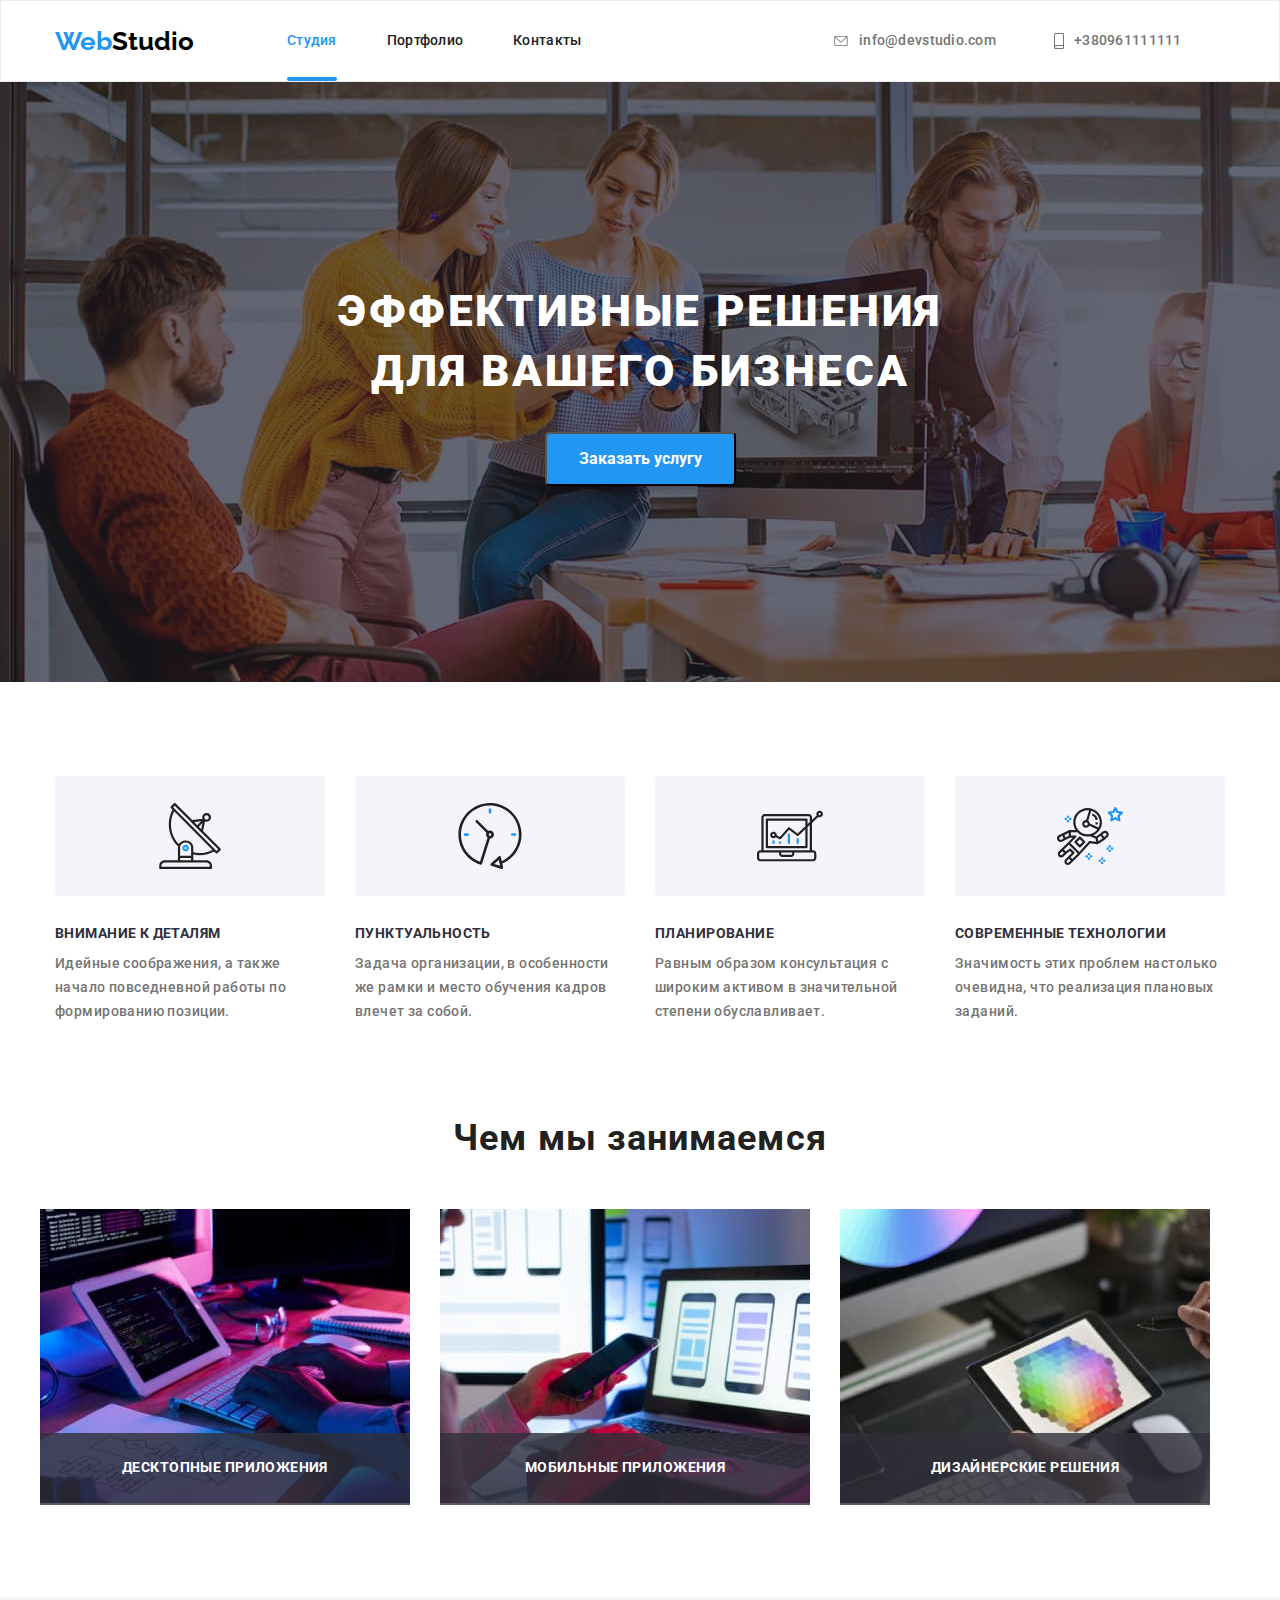
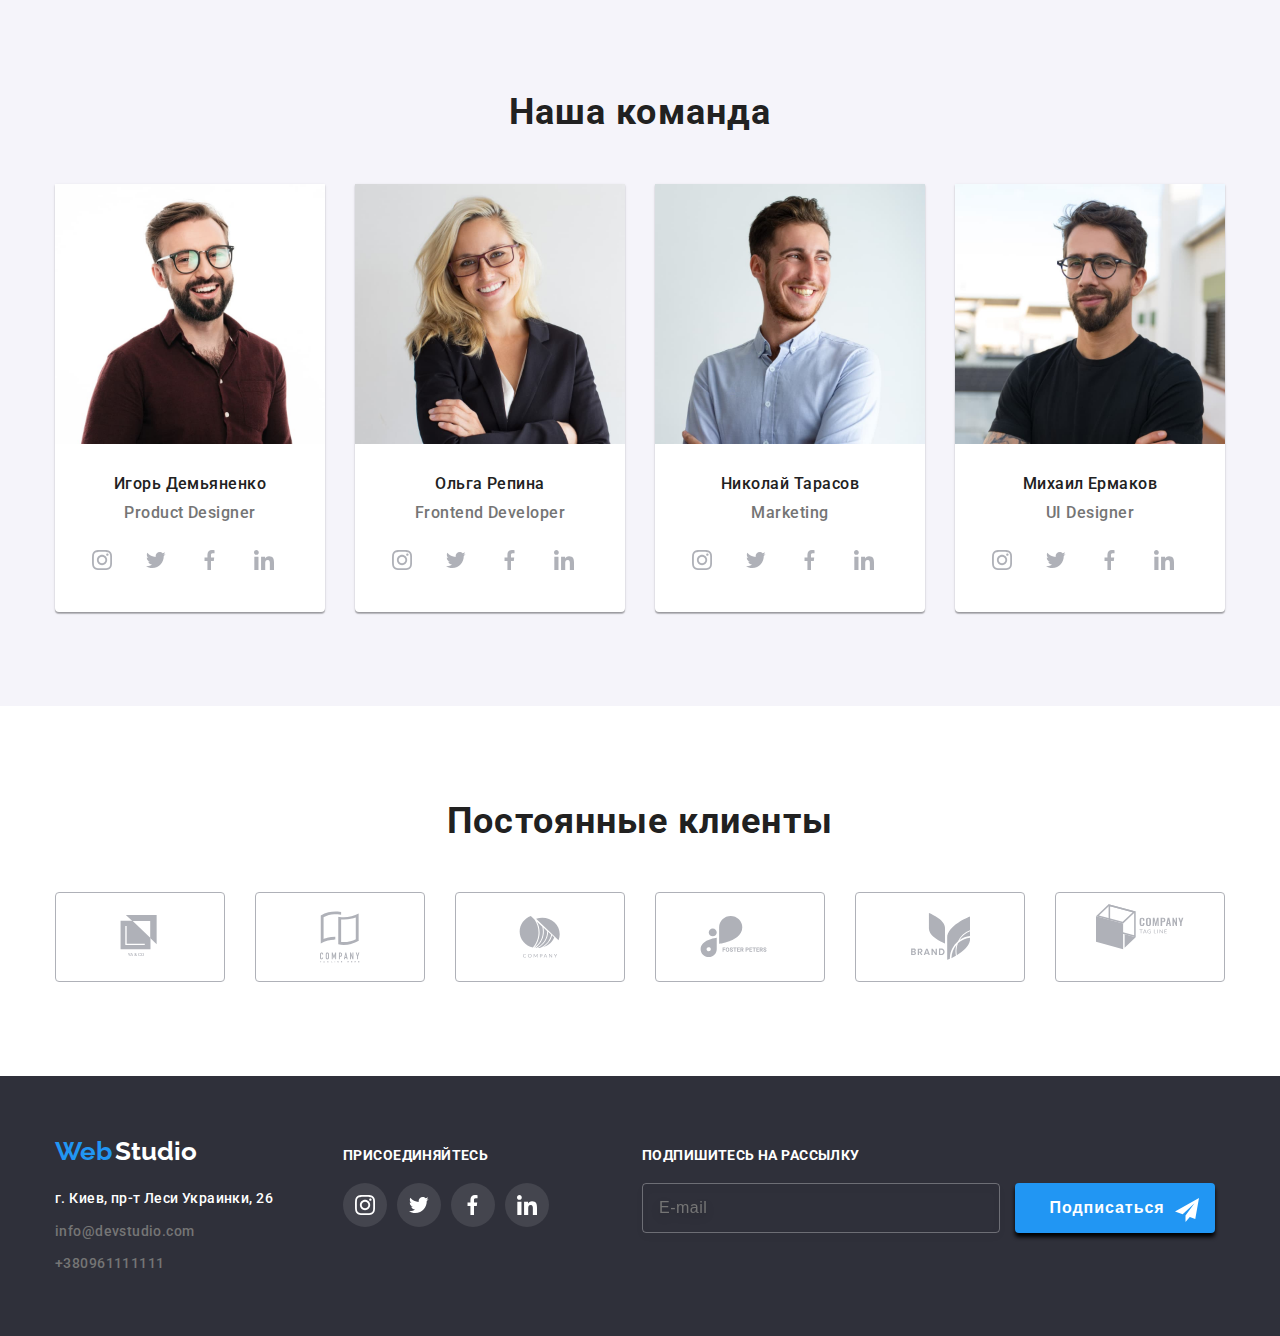
<file: index.html>
<!DOCTYPE html>
<html lang="en">
  <head>
    <meta charset="UTF-8" />
    <meta name="viewport" content="width=device-width, initial-scale=1.0" />
    <title>Document</title>
    <link rel="stylesheet" href="./css/main.min.css"/>
    <link rel="preconnect" href="https://fonts.gstatic.com">
<link href="https://fonts.googleapis.com/css2?family=Raleway:wght@700&family=Roboto:wght@400;500;700;900&display=swap" rel="stylesheet">
  </head>
  <body>
    <header class="main-menu">
      <div class="container">
      <nav class="navbar">
        <a class="logo" href="./index.html"> <span class="logo-web">Web</span> <span class="logo-studio">Studio</span></a> 
        <ul class="menu-list">
          <li class="menu-item"> <a class="link current" href="./index.html">Студия</a> </li>
          <li class="menu-item"> <a class="link" href="./html/portfolio.html"> Портфолио</a> </li>
          <li class="menu-item"> <a class="link" href="">Контакты</a> </li>
        </ul>
      </nav>
        <ul class="tel-mail-title"> 
            <li class="menu-item-contacts"> <a class="link-header" href="mailto:info@devstudio.com"> <svg class="mail"> 
            <use href="./svg/symbol-defs.svg#icon-envelope-hover-1-1" width="16" height="10"> </use>
            </svg> info@devstudio.com </a></li>
             <li class="menu-item-contacts"> <a class ="link-header" href="tel:+380961111111"> <svg class="telephone"> 
            <use href="./svg/symbol-defs.svg#icon-smartphone" width="10" height="16"> </use>
            </svg> +380961111111 </a></li>
        </ul>
      </div>
    </header>
    <main>
      <section class="hero">
        <h1 class="title-hero">Эффективные решения  <br> для вашего бизнеса</h1>
        <button type="button" class="button" data-modal-open> Заказать услугу</button>
      </section>
      <section class="advantages">
        <ul class="advantages-list">
          <li class="advantages-item">
            <div class="advantages-pictures"> 
              <svg class="advantages-icons">
              <use href="./svg/symbol-defs.svg#icon-antenna-1-1" width="66" height="70"> </use>
              </svg></div>
            <h3 class="advantages-header">Внимание к деталям</h3>
            <p>
              Идейные соображения, а также начало повседневной работы по
              формированию позиции.
            </p>
          </li>
          <li class="advantages-item">
            <div class="advantages-pictures"> 
              <svg class="advantages-icons">
              <use href="./svg/symbol-defs.svg#icon-clock-1-1" width="66" height="70"> </use>
              </svg></div>
            <h3 class="advantages-header">Пунктуальность</h3>
            <p>
              Задача организации, в особенности же рамки и место обучения кадров
              влечет за собой.
            </p>
          </li>
          <li class="advantages-item">
            <div class="advantages-pictures"> 
              <svg class="advantages-icons">
              <use href="./svg/symbol-defs.svg#icon-diagram-1-1" width="66" height="70"> </use>
              </svg></div>
            <h3 class="advantages-header">Планирование</h3>
            <p>
              Равным образом консультация с широким активом в значительной
              степени обуславливает.
            </p>
          </li>
          <li class="advantages-item">
            <div class="advantages-pictures"> 
              <svg class="advantages-icons">
              <use href="./svg/symbol-defs.svg#icon-astronaut-1-1" width="66" height="70"> </use>
              </svg></div>
            <h3 class="advantages-header">Современные технологии</h3>
            <p>
              Значимость этих проблем настолько очевидна, что реализация
              плановых заданий.
            </p>
          </li>
        </ul>
      </section>
      <section class="specialization">
        <h2 class="specialization-header">Чем мы занимаемся</h2>
        <ul class="specialization-list">
          <li class="specialization-item"><img src="./img/computer.jpg" alt="computer" width="370" />
          <p class="label-specialization">Десктопные приложения</p> </li>
          <li class="specialization-item"><img src="./img/phone.jpg" alt="phone" width="370" />
          <p class="label-specialization">Мобильные приложения </p></li>
          <li class="specialization-item"><img src="./img/tablet.jpg" alt="tablet" width="370" />
          <p class="label-specialization">Дизайнерские решения </p></li>
          </ul>
      </section>
      <section class="our-team">
        <h3 class="our-team-header">Наша команда</h3>
        <ul class="team-list">
          <li class="our-team-item">
            <div class="thumb">
            <img src="./img/team1.jpg" alt="man" width="270" />
            <div class="name-container">
            <h3 class="name">Игорь Демьяненко</h3>
            <p class="profession">Product Designer</p>
            <ul class="our-team-list">
              <li class="our-team-link-list"> 
              <a class="our-team-link" href="">
                <svg class="our-team-icon">
                <use href="./svg/symbol-defs.svg#icon-instagram-2-1" width="20" height="20"> </use>
                </svg>
              </a>  
              </li> 
              <li class="our-team-link-list">
                <a class="our-team-link" href="">
                <svg class="our-team-icon">
                <use href="./svg/symbol-defs.svg#icon-Vector-1-1" width="20" height="20"> </use>
                </svg>
              </a>
              </li> 
              <li class="our-team-link-list">
                <a class="our-team-link" href="">
                <svg class="our-team-icon">
                <use href="./svg/symbol-defs.svg#icon-Vector-2-1" width="20" height="20"> </use>
                </svg>
              </a>
              </li>  
              <li class="our-team-link-list">
                <a class="our-team-link" href="">
                <svg class="our-team-icon">
                <use href="./svg/symbol-defs.svg#icon-linkedin-1-1" width="20" height="20"> </use>
                </svg>
              </a>
              </li>  
            </ul>
            </div>
            </div>
          </li>
          <li class="our-team-item">
            <div class="thumb">
            <img src="./img/team_2.jpg" alt="woman" width="270" />
            <div class="name-container">
            <h3 class="name">Ольга Репина</h3>
            <p class="profession">Frontend Developer</p>
            <ul class="our-team-list">
              <li class="our-team-link-list"> 
              <a class="our-team-link" href="">
                <svg class="our-team-icon">
                <use href="./svg/symbol-defs.svg#icon-instagram-2-1" width="20" height="20"> </use>
                </svg>
              </a>  
              </li> 
              <li class="our-team-link-list">
                <a class="our-team-link" href="">
                <svg class="our-team-icon">
                <use href="./svg/symbol-defs.svg#icon-Vector-1-1" width="20" height="20" > </use>
                </svg>
              </a>
              </li> 
              <li class="our-team-link-list">
                <a class="our-team-link" href="">
                <svg class="our-team-icon">
                <use href="./svg/symbol-defs.svg#icon-Vector-2-1" width="20" height="20"> </use>
                </svg>
              </a>
              </li>  
              <li class="our-team-link-list">
                <a class="our-team-link" href="">
                <svg class="our-team-icon">
                <use href="./svg/symbol-defs.svg#icon-linkedin-1-1" width="20" height="20"> </use>
                </svg>
              </a>
              </li>  
            </ul>
            </div>
            </div>
          </li>
          <li class="our-team-item">
            <div class="thumb">
            <img src="./img/team3.jpg" alt="man" width="270" />
            <div class="name-container">
            <h3 class="name">Николай Тарасов</h3>
            <p class="profession">Marketing</p>
            <ul class="our-team-list">
              <li class="our-team-link-list"> 
              <a class="our-team-link" href="">
                <svg class="our-team-icon">
                <use href="./svg/symbol-defs.svg#icon-instagram-2-1" width="20" height="20"> </use>
                </svg>
              </a>  
              </li> 
              <li class="our-team-link-list">
                <a class="our-team-link" href="">
                <svg class="our-team-icon">
                <use href="./svg/symbol-defs.svg#icon-Vector-1-1" width="20" height="20"> </use>
                </svg>
              </a>
              </li> 
              <li class="our-team-link-list">
                <a class="our-team-link" href="">
                <svg class="our-team-icon">
                <use href="./svg/symbol-defs.svg#icon-Vector-2-1" width="20" height="20"> </use>
                </svg>
              </a>
              </li>  
              <li class="our-team-link-list">
                <a class="our-team-link" href="">
                <svg class="our-team-icon">
                <use href="./svg/symbol-defs.svg#icon-linkedin-1-1" width="20" height="20"> </use>
                </svg>
              </a>
              </li>  
            </ul>
            </div>
          </div>
          </li>
          <li class="our-team-item">
            <div class="thumb">
            <img src="./img/team4.jpg" alt="man" width="270" />
            <div class="name-container">
            <h3 class="name">Михаил Ермаков</h3>
            <p class="profession">UI Designer</p>
            <ul class="our-team-list">
              <li class="our-team-link-list"> 
              <a class="our-team-link" href="">
                <svg class="our-team-icon">
                <use href="./svg/symbol-defs.svg#icon-instagram-2-1" width="20" height="20"> </use>
                </svg>
              </a>  
              </li> 
              <li class="our-team-link-list">
                <a class="our-team-link" href="">
                <svg class="our-team-icon">
                <use href="./svg/symbol-defs.svg#icon-Vector-1-1" width="20" height="20"> </use>
                </svg>
              </a>
              </li> 
              <li class="our-team-link-list">
                <a class="our-team-link" href="">
                <svg class="our-team-icon">
                <use href="./svg/symbol-defs.svg#icon-Vector-2-1" width="20" height="20"> </use>
                </svg>
              </a>
              </li>  
              <li class="our-team-link-list">
                <a class="our-team-link" href="">
                <svg class="our-team-icon">
                <use href="./svg/symbol-defs.svg#icon-linkedin-1-1" width="20" height="20"> </use>
                </svg>
              </a>
              </li>  
            </ul>
            </div>
          </div>
          </li>
        </ul>
        </section>
        <section class="clients">
         <h3 class="clients-header">Постоянные клиенты</h3> 
        <ul class="clients-list">
        <li class="clients-item"> <a class="clients-link" href=""> <svg class="clients-icon-a current"> <use href="./svg/symbol-defs.svg#icon-logo-1-1" width="45" height="44"> </use>
        </svg> </a> </li>
        <li class="clients-item"> <a class="clients-link" href=""> <svg class="clients-icon-b current"> <use href="./svg/symbol-defs.svg#icon-logo-2-1" width="40" height="52"> </use>
        </svg> </a> </li>
        <li class="clients-item"> <a class="clients-link" href=""> <svg class="clients-icon-c current"> <use href="./svg/symbol-defs.svg#icon-logo-3-1" width="42" height="42"> </use>
        </svg> </a> </li>
        <li class="clients-item"> <a class="clients-link" href=""> <svg class="clients-icon-d current"> <use href="./svg/symbol-defs.svg#icon-logo-4-1" width="80" height="42"> </use>
        </svg> </a> </li>
        <li class="clients-item"> <a class="clients-link" href=""> <svg class="clients-icon-e current"> <use href="./svg/symbol-defs.svg#icon-logo-5-1" width="59" height="47"> </use>
        </svg> </a> </li>
        <li class="clients-item"> <a class="clients-link" href=""> <svg class="clients-icon-f current"> <use href="./svg/symbol-defs.svg#icon-logo-6-1" width="88" height="46"> </use>
        </svg> </a> </li>
        </ul>  
        </section>
    </main>
    <footer class="contact-information">
      <div class="contact-information-container">
      <div>
      <a class="link-logo" href="./index.html"> <span class="logo-web">Web</span> <span class="logo-studio-white">Studio</span></a>
      <address class="company-address">г. Киев, пр-т Леси Украинки, 26</address>
      <ul>
        <li class="contact-information-item"><a class="tel-mail" href="mailto:info@devstudio.com">info@devstudio.com</a></li>
        <li class="contact-information-item"><a class="tel-mail" href="tel:+380961111111">+380961111111</a></li>
      </ul>
      </div>
      <div class="container-icons">
      <p>Присоединяйтесь</p>
      <ul class="contact-list-icons">
          <li class="contact-icons"> 
          <a class="contact-list-link" href="">
            <svg class="contact-icons-footer">
            <use href="./svg/symbol-defs.svg#icon-instagram-2-1" width="20" height="20"> </use>
            </svg>
          </a>  
          </li> 
          <li class="contact-icons">
            <a class="contact-list-link" href="">
            <svg class="contact-icons-footer">
            <use href="./svg/symbol-defs.svg#icon-Vector-1-1" width="20" height="20"> </use>
            </svg>
          </a>
          </li> 
          <li class="contact-icons">
            <a class="contact-list-link" href="">
            <svg class="contact-icons-footer">
            <use href="./svg/symbol-defs.svg#icon-Vector-2-1" width="20" height="20"> </use>
            </svg>
          </a>
          </li>  
          <li class="contact-icons">
            <a class="contact-list-link" href="">
            <svg class="contact-icons-footer">
            <use href="./svg/symbol-defs.svg#icon-linkedin-1-1" width="20" height="20"> </use>
            </svg>
          </a>
          </li> 
          </ul> 
          </div>
          <div class="subscribe">
          <p>Подпишитесь на рассылку</p> 
          <form>
            <label>
            <input type="email" placeholder="E-mail" class="footer-submit-input" name="user-email"/>
          </label>
            <button class="btn-subscribe" type="submit">Подписаться 
               <svg class="contact-icons-footer-subcribe">
                <use href="./svg/symbol-defs-mt.svg#icon-icon-send-2"> </use>
                </svg>
            </button>
          </form>
          </div>
        </div>
     </footer>
     <div class="backdrop is-hidden" data-modal>
      <div class="modal">
      <button class="modal-button" data-modal-close>
       <svg class="modal-icone"> 
         <use href="./svg/symbol-defs-c.svg#icon-close-black-18dp-2-1-1" width="12" height="12"></use>
         </svg> 
      </button> 
      <form action="#" class="modal-form">
       <div class="wrapper-modal">
        <p class="modal-header">Оставьте свои данные, мы вам перезвоним</p>
       <label class="modal-form-input-label">
             Имя
           <span class="modal-form-input-wrapper">
            <input type="text" name="user-name" class="modal-form-input">
             <svg class="modal-form-input-icon">
           <use href="./svg/symbol-defs-m.svg#icon-person-black-18dp-1-1" width="15" height="12"> </use>
           </svg>
           </span>
       </label>

       <label class="modal-form-input-label">
           Телефон
           <span class="modal-form-input-wrapper">
            <input type="tel" name="user-phone" class="modal-form-input">
             <svg class="modal-form-input-icon">
               <use href="./svg/symbol-defs-m.svg#icon-Vector-3-1" width="15" height="12"> </use>
               </svg>
               </span>
       </label>
       <label class="modal-form-input-label">
         Почта
         <span class="modal-form-input-wrapper">
          <input type="email" name="user-email" class="modal-form-input">
           <svg class="modal-form-input-icon">
             <use href="./svg/symbol-defs-m.svg#icon-Vector-4-1" width="15" height="12"> </use>
             </svg>
            </span>
     </label>

       <label class="modal-form-input-label">
           Комментарий
           <textarea name="user-message" class="modal-form-message" placeholder="Введите текст"></textarea>
       </label>
       <input type="checkbox" name="user-policy" id="policy-check"
           class=" modal-form-check-policy visually-hidden">
       <label for="policy-check" class="modal-form-label-policy">
         Соглашаюсь с рассылкой и принимаю 
         <a href="" class="link-modal">Условия
               договора</a> 
        </label>
         </div>
         <button type="submit" class="modal-form-btn">Отправить</button>
      </form> 
      </div>
      </div>
      <script src="./js/modal.js"></script>
  </body>
</html>
</file>
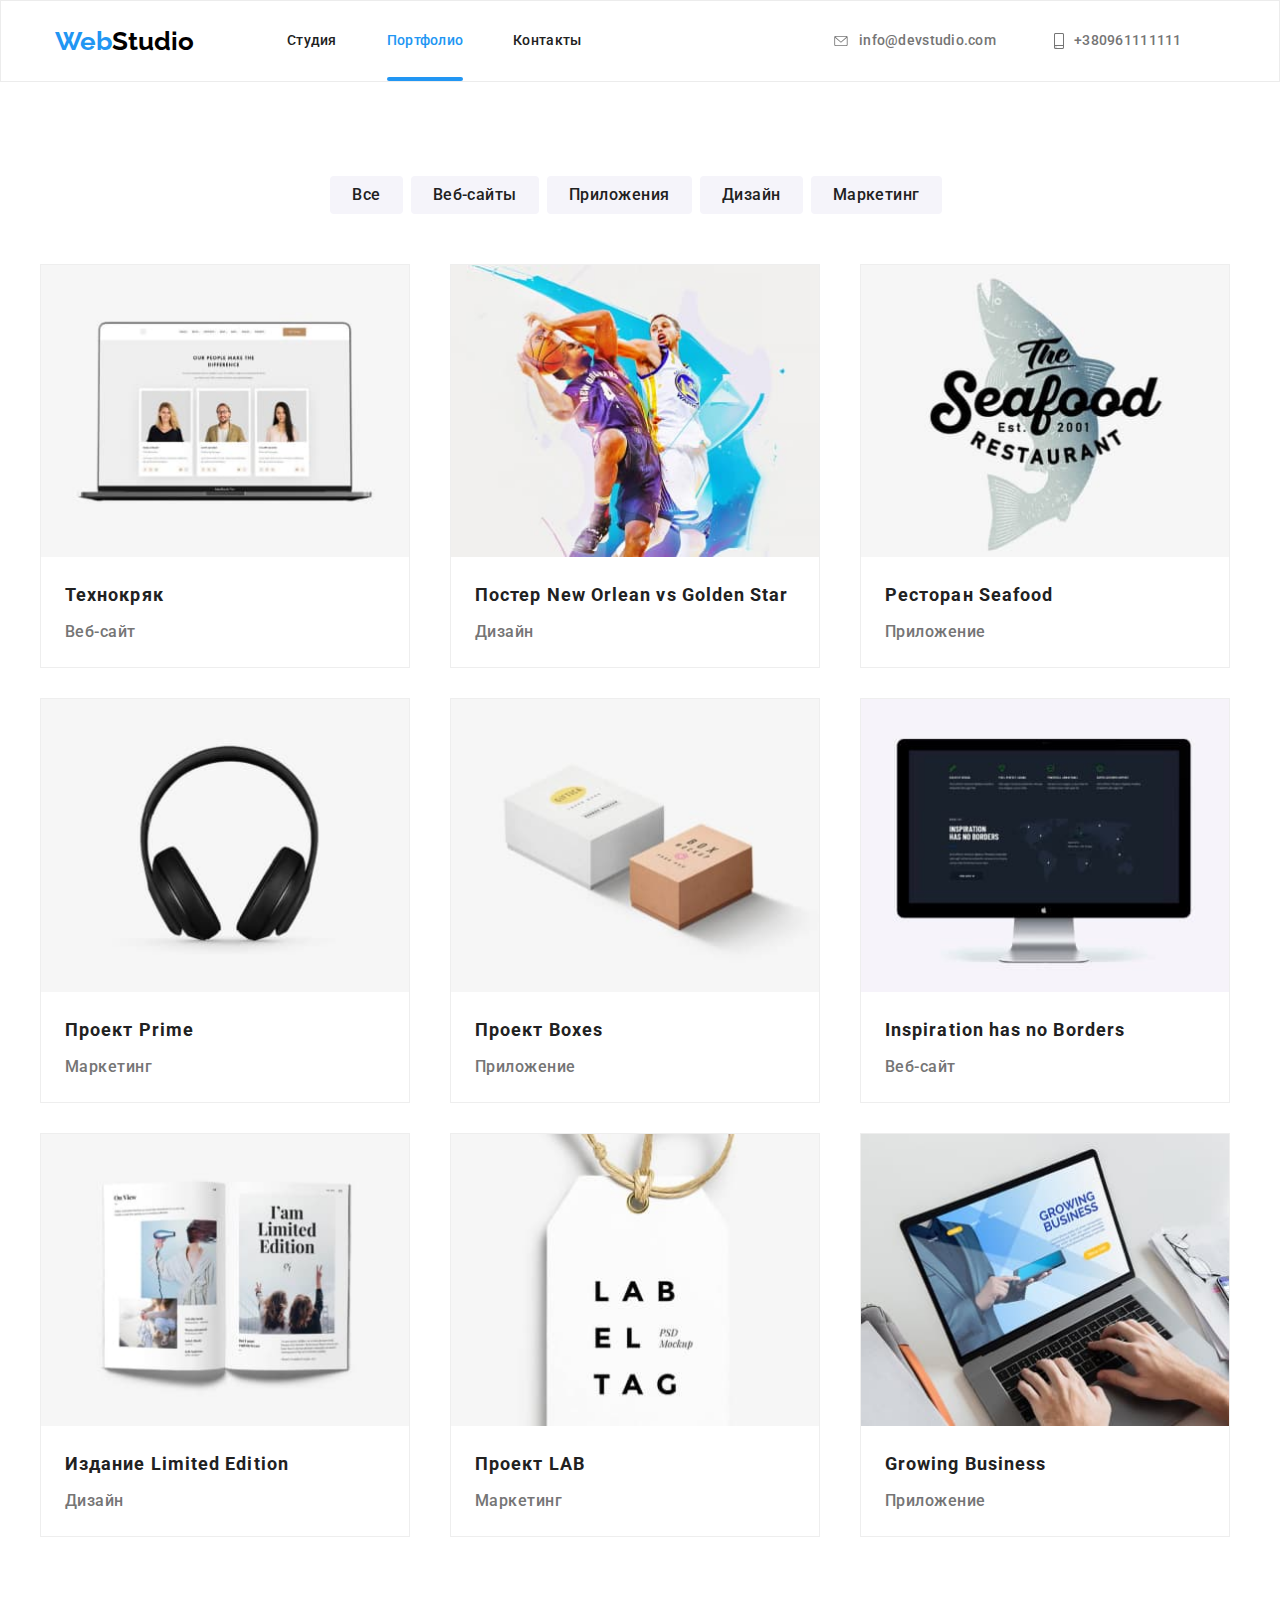
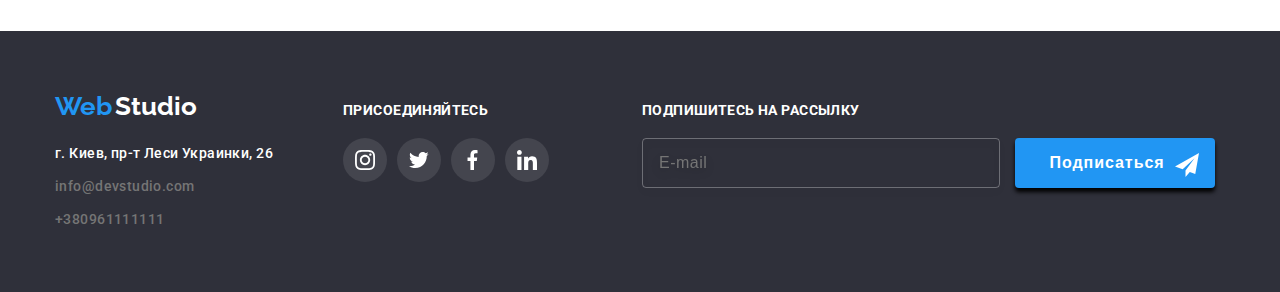
<file: html/portfolio.html>
<!DOCTYPE html>
<html lang="en">
  <head>
    <meta charset="UTF-8" />
    <meta name="viewport" content="width=device-width, initial-scale=1.0" />
    <title>Document</title>
    <link rel="stylesheet" href="../css/main.min.css"/>
    <link rel="preconnect" href="https://fonts.gstatic.com">
<link href="https://fonts.googleapis.com/css2?family=Raleway:wght@700&family=Roboto:wght@400;500;700;900&display=swap" rel="stylesheet">
  </head>
  <body>
    <header class="main-menu">
      <div class="container">
      <nav class="navbar">
        <a class="logo" href="../index.html"> <span class="logo-web">Web</span> <span class="logo-studio">Studio</span></a> 
        <ul class="menu-list">
          <li class="menu-item"> <a class="link" href="../index.html">Студия</a> </li>
          <li class="menu-item"> <a class="link current" href="portfolio.html"> Портфолио</a> </li>
          <li class="menu-item"> <a class="link" href="">Контакты</a> </li>
        </ul>
      </nav>
        <ul class="tel-mail-title"> 
            <li class="menu-item-contacts"> <a class="link-header" href="mailto:info@devstudio.com"> <svg class="mail"> 
            <use href="../svg/symbol-defs.svg#icon-envelope-hover-1-1" width="16" height="10"> </use>
            </svg> info@devstudio.com </a></li>
             <li class="menu-item-contacts"> <a class ="link-header" href="tel:+380961111111"> <svg class="telephone"> 
            <use href="../svg/symbol-defs.svg#icon-smartphone" width="10" height="16"> </use>
            </svg> +380961111111 </a></li>
        </ul>
      </div>
    </header>
      <main>
      <section class="portfolio-buttons">
        <h1 class="visually-hidden">Портфолио</h1>
        <ul class="button-portfolio-list">
          <li class="portfolio-item"> <button type="button" class="button-portfolio">Все</button> </li>
          <li class="portfolio-item"> <button type="button" class="button-portfolio">Веб-сайты</button> </li>
          <li class="portfolio-item"> <button type="button" class="button-portfolio">Приложения</button> </li>
          <li class="portfolio-item"> <button type="button" class="button-portfolio">Дизайн</button> </li>
          <li class="portfolio-item"> <button type="button" class="button-portfolio">Маркетинг</button> </li>
        </ul>
      </section>
      <section class="portfolio-photo"> 
        <div class="portfolio-photo-container">
        <ul class="portfolio-list">
        <li class="portfolio-gallery">
             <a class="portfolio-link" href=""> 
             <div class="portfolio-thumb"> <img src="../img/web_sites.jpg" alt="web_site" width="370">
             <div class="technokryak">
            <p class="technokryak-text">Технокряк это современная площадка распространения коронавируса. 
              Компании используют эту платформу для цифрового шпионажа и атак на защищённые сервера конкурентов.</p> 
              </div>
            </div>
             <div class="portfolio-gallery-container">
            <h2 class="portfolio-header">Технокряк</h2> 
            <p>Веб-сайт</p>
            </div>
            </a>
            </li>
        <li class="portfolio-gallery">
             <a class="portfolio-link" href=""> 
              <div class="portfolio-thumb"> <img
              src="../img/basketball.jpg" alt="two men play i basketball" width="370"> 
              <div class="technokryak">
                <p class="technokryak-text">Технокряк это современная площадка распространения коронавируса. 
                  Компании используют эту платформу для цифрового шпионажа и атак на защищённые сервера конкурентов.</p> 
                  </div>
              </div>
               <div class="portfolio-gallery-container">
            <h2 class="portfolio-header">Постер New Orlean vs Golden Star</h2>
            <p>Дизайн</p>
           </div>
            </a>
          </li>
        <li class="portfolio-gallery">
            <a class="portfolio-link" href=""> <div class="portfolio-thumb"> <img src="../img/seafood.jpg" alt="logo of restaurant" width="370"> 
                <div class="technokryak">
                <p class="technokryak-text">Технокряк это современная площадка распространения коронавируса. 
                  Компании используют эту платформу для цифрового шпионажа и атак на защищённые сервера конкурентов.</p> 
                  </div> 
                  </div>
              <div class="portfolio-gallery-container">
            <h2 class="portfolio-header">Ресторан Seafood</h2>
            <p>Приложение</p>
            </div>
            </a>
        </li>
        <li class="portfolio-gallery">
            <a class="portfolio-link" href=""> <div class="portfolio-thumb"> <img src="../img/earphones.jpg" alt="earphones" width="370"> 
                <div class="technokryak">
                <p class="technokryak-text">Технокряк это современная площадка распространения коронавируса. 
                  Компании используют эту платформу для цифрового шпионажа и атак на защищённые сервера конкурентов.</p> 
                  </div>
                  </div>
            <div class="portfolio-gallery-container">
            <h2 class="portfolio-header">Проект Prime</h2>
            <p>Маркетинг</p>
            </div>
            </a>
         </li>
        <li class="portfolio-gallery">
            <a class="portfolio-link" href=""> <div class="portfolio-thumb"> <img src="../img/boxes.jpg" alt="boxes" width="370"> 
              <div class="technokryak">
                <p class="technokryak-text">Технокряк это современная площадка распространения коронавируса. 
                  Компании используют эту платформу для цифрового шпионажа и атак на защищённые сервера конкурентов.</p> 
                  </div>
                  </div>
            <div class="portfolio-gallery-container">
            <h2 class="portfolio-header">Проект Boxes</h2>
            <p>Приложение </p>
            </div>
            </a>
        </li>
        <li class="portfolio-gallery">
            <a class="portfolio-link" href=""> <div class="portfolio-thumb"> <img src="../img/monitor.jpg" alt="monitor" width="370"> 
              <div class="technokryak">
                <p class="technokryak-text">Технокряк это современная площадка распространения коронавируса. 
                  Компании используют эту платформу для цифрового шпионажа и атак на защищённые сервера конкурентов.</p> 
                  </div>
                  </div>
             <div class="portfolio-gallery-container">
            <h2 class="portfolio-header">Inspiration has no Borders</h2>
            <p>Веб-сайт</p> 
             </div>
            </a>
        </li>
          <li class="portfolio-gallery">
            <a class="portfolio-link" href=""> <div class="portfolio-thumb"> <img src="../img/magazines.jpg" alt="magazines" width="370"> 
              <div class="technokryak">
                <p class="technokryak-text">Технокряк это современная площадка распространения коронавируса. 
                  Компании используют эту платформу для цифрового шпионажа и атак на защищённые сервера конкурентов.</p> 
                  </div>
                  </div>
            <div class="portfolio-gallery-container">
            <h2 class="portfolio-header">Издание Limited Edition</h2>
            <p>Дизайн</p>
            </div>
            </a>
        </li>
        <li class="portfolio-gallery">
          <a class="portfolio-link" href=""> <div class="portfolio-thumb"> <img src="../img/lab.jpg" alt="leib" width="370"> 
            <div class="technokryak">
              <p class="technokryak-text">Технокряк это современная площадка распространения коронавируса. 
                Компании используют эту платформу для цифрового шпионажа и атак на защищённые сервера конкурентов.</p> 
                </div>
                </div>
          <div class="portfolio-gallery-container"> 
          <h2 class="portfolio-header">Проект LAB</h2> 
          <p>Маркетинг</p>
          </div>
          </a>
        </li> 
        <li class="portfolio-gallery">
          <a class="portfolio-link" href=""> <div class="portfolio-thumb"> <img src="../img/typing.jpg" alt="typing on the computer" width="370"/>
              <div class="technokryak">
              <p class="technokryak-text">Технокряк это современная площадка распространения коронавируса. 
                Компании используют эту платформу для цифрового шпионажа и атак на защищённые сервера конкурентов.</p> 
                </div>
                </div>
          <div class="portfolio-gallery-container">
            <h2 class="portfolio-header">Growing Business</h2>
            <p>Приложение</p>
           </div>
            </a>
          </li>
        </ul> 
        </div>
        </section>
    </main>
    <footer class="contact-information">
      <div class="contact-information-container">
      <div>
      <a class="link-logo" href="../index.html"> <span class="logo-web">Web</span> <span class="logo-studio-white">Studio</span></a>
      <address class="company-address">г. Киев, пр-т Леси Украинки, 26</address>
      <ul>
        <li class="contact-information-item"><a class="tel-mail" href="mailto:info@devstudio.com">info@devstudio.com</a></li>
        <li class="contact-information-item"><a class="tel-mail" href="tel:+380961111111">+380961111111</a></li>
      </ul>
      </div>
      <div class="container-icons">
      <p>Присоединяйтесь</p>
      <ul class="contact-list-icons">
          <li class="contact-icons"> 
          <a class="contact-list-link" href="">
            <svg class="contact-icons-footer">
            <use href="../svg/symbol-defs.svg#icon-instagram-2-1" width="20" height="20"> </use>
            </svg>
          </a>  
          </li> 
          <li class="contact-icons">
            <a class="contact-list-link" href="">
            <svg class="contact-icons-footer">
            <use href="../svg/symbol-defs.svg#icon-Vector-1-1" width="20" height="20"> </use>
            </svg>
          </a>
          </li> 
          <li class="contact-icons">
            <a class="contact-list-link" href="">
            <svg class="contact-icons-footer">
            <use href="../svg/symbol-defs.svg#icon-Vector-2-1" width="20" height="20"> </use>
            </svg>
          </a>
          </li>  
          <li class="contact-icons">
            <a class="contact-list-link" href="">
            <svg class="contact-icons-footer">
            <use href="../svg/symbol-defs.svg#icon-linkedin-1-1" width="20" height="20"> </use>
            </svg>
          </a>
          </li> 
          </ul> 
          </div>
          <div class="subscribe">
            <p>Подпишитесь на рассылку</p> 
            <form>
              <label>
              <input type="email" placeholder="E-mail" class="footer-submit-input" name="user-email"/>
            </label>
              <button class="btn-subscribe" type="submit">Подписаться 
                 <svg class="contact-icons-footer-subcribe">
                  <use href="../svg/symbol-defs-mt.svg#icon-icon-send-2"> </use>
                  </svg>
              </button>
            </form>
            </div>
        </div>
     </footer>
  </body>
</html>
</file>
<file: css/main.min.css>
html,body,div,span,applet,object,iframe,h1,h2,h3,h4,h5,h6,p,blockquote,pre,a,abbr,acronym,address,big,cite,code,del,dfn,em,img,ins,kbd,q,s,samp,small,strike,strong,sub,sup,tt,var,b,u,i,center,dl,dt,dd,ol,ul,li,fieldset,form,label,legend,table,caption,tbody,tfoot,thead,tr,th,td,article,aside,canvas,details,embed,figure,figcaption,footer,header,hgroup,menu,nav,output,ruby,section,summary,time,mark,audio,video{margin:0;padding:0;border:0;font-size:100%;font:inherit;vertical-align:baseline}article,aside,details,figcaption,figure,footer,header,hgroup,menu,nav,section{display:block}body{line-height:1}ol,ul{list-style:none}blockquote,q{quotes:none}blockquote:before,blockquote:after,q:before,q:after{content:'';content:none}table{border-collapse:collapse;border-spacing:0}:root{--main-color: #212121;--logo-color: #000000;--accent-color: #2196f3;--background-dark-color: #2f303a;--background-light-color: #F5F4FA;--active-color: #FFFFFF;--inactive-color: #757575;--border-color: #EEEEEE;--portfolio-border-color: #ECECEC}body{font-family:Roboto;font-weight:500;font-size:14px;line-height:1.14}*,*::before,*::after{box-sizing:border-box}img{display:block;max-width:100%;height:auto}.main-menu{background:var(--active-color);border:1px solid #ECECEC}.container{width:1200px;padding-right:15px;padding-left:15px;margin-right:auto;margin-left:auto;height:auto}.main-menu a{text-decoration:none}.menu-list{display:flex;justify-content:center}.menu-item{display:flex;margin-right:50px}.menu-list:last-child{margin-right:0px}.link{position:relative;font-family:Roboto;font-weight:500;font-size:14px;line-height:1.14;display:block;letter-spacing:0.02em;color:var(--main-color);padding-bottom:32px;padding-top:32px;transition-property:color;transition-duration:250ms;transition-timing-function:cubic-bezier(0.4, 0, 0.2, 1)}.link:hover,.link:focus{color:var(--accent-color)}.link::after{content:"";position:absolute;display:block;width:100%;left:0;bottom:0;background:#2196F3;border-radius:2px;height:4px;opacity:0;transition-property:opacity;transition-duration:250ms;transition-timing-function:cubic-bezier(0.4, 0, 0.2, 1)}.link:hover::after{opacity:1}.current{color:var(--accent-color)}.current::after{content:"";position:absolute;display:block;width:100%;left:0;bottom:0;background:#2196F3;border-radius:2px;height:4px;opacity:1}.logo-web{color:var(--accent-color);font-family:Raleway;font-weight:bold;font-size:26px;line-height:1.19}.logo-studio{color:var(--logo-color);font-family:Raleway;font-weight:bold;font-size:26px;line-height:1.19;text-decoration:none}.tel-mail-title a{font-family:Roboto;font-weight:500;font-size:14px;line-height:1.14;letter-spacing:0.02em;color:var(--inactive-color);display:flex;align-items:center;padding-bottom:32px;padding-top:32px;transition-property:color;transition-duration:250ms;transition-timing-function:cubic-bezier(0.4, 0, 0.2, 1)}.tel-mail-title{height:16px;display:flex;align-items:center}.menu-item-contacts{margin-right:50px}.link-header{width:171px}.menu-item-contacts:last-child{margin-right:0px}header>.container{display:flex;justify-content:space-between;align-items:center;text-align:left}.navbar{display:flex;align-items:center}.tel-mail-title{display:flex}.logo{display:flex;padding-top:24px;padding-bottom:24px;margin-right:93px}.mail{height:10px;width:16px;fill:var(--inactive-color);margin-right:10px;transition-property:fill;transition-duration:250ms;transition-timing-function:cubic-bezier(0.4, 0, 0.2, 1)}.telephone{width:10px;height:16px;fill:var(--inactive-color);margin-right:10px;transition-property:fill;transition-duration:250ms;transition-timing-function:cubic-bezier(0.4, 0, 0.2, 1)}.link-header:focus .mail,.link-header:hover .mail{fill:var(--accent-color)}.link-header:focus .telephone,.link-header:hover .telephone{fill:var(--accent-color)}.link-header:focus,.link-header:hover{color:var(--accent-color)}.hero{height:600px;margin:0 auto;padding-top:200px;padding-bottom:200px;padding-right:0;padding-left:0;background-image:linear-gradient(to right, rgba(47,48,58,0.4), rgba(47,48,58,0.4)),url(../img/hero.jpg);text-align:center}.title-hero{font-family:Roboto;font-size:44px;font-weight:900;line-height:1.36;letter-spacing:0.06em;color:var(--active-color);text-transform:uppercase;margin-bottom:30px}.button{font-family:Roboto;font-weight:bold;font-size:16px;line-height:30px;color:var(--active-color);background-color:var(--accent-color);padding-right:32px;padding-left:32px;padding-bottom:10px;padding-top:10px;background:#2196F3;box-shadow:0px 4px 4px rgba(0,0,0,0.15);border-radius:4px}.button:hover{cursor:pointer}.advantages{padding-top:94px;padding-bottom:94px;padding-right:15px;padding-left:15px;display:flex;justify-content:center}.advantages-list{display:flex}.advantages-item{line-height:1.71;letter-spacing:0.03em;color:var(--inactive-color);width:270px;margin-right:30px;width:270px;text-align:left}.advantages-item:last-child{margin-right:0px}.advantages-pictures{height:120px;width:270px;border-radius:4px;background:#F5F4FA;margin-bottom:30px;height:120px;width:270px;border-radius:4px;height:120px;width:270px;display:flex;justify-content:center;align-items:center}.advantages-icons{width:66px;height:70px}.advantages-header{font-family:Roboto;font-size:14px;line-height:1.14;letter-spacing:0.03em;font-weight:bold;text-transform:uppercase;color:var(--background-dark-color);margin-bottom:10px}.specialization{padding-bottom:94px;padding-right:15px;padding-left:15px}.specialization-header{font-family:Roboto;font-size:36px;font-weight:bold;line-height:1.16;letter-spacing:0.03em;color:var(--main-color);text-align:center;margin-bottom:50px}.specialization-list{display:flex;justify-content:center}.specialization-item{display:flex;margin-right:30px}.specialization-item :last-child{margin-right:0px}.specialization-list p{font-family:Roboto;font-weight:bold;font-size:14px;line-height:1.14;text-align:center;letter-spacing:0.03em;text-transform:uppercase;color:var(--active-color)}.specialization-item{position:relative;width:370px}.label-specialization{position:absolute;width:100%;background:rgba(47,48,58,0.8);margin-top:224px;padding-bottom:29px;padding-top:27px;padding-right:82px;padding-left:82px}.our-team{background-color:var(--background-light-color);padding-top:94px;padding-bottom:94px;padding-right:15px;padding-left:15px}.team-list{display:flex;justify-content:center}.our-team-item{display:flex;text-align:center;box-shadow:0px 1px 3px rgba(0,0,0,0.12),0px 1px 1px rgba(0,0,0,0.14),0px 2px 1px rgba(0,0,0,0.2);border-radius:0px 0px 4px 4px;margin-right:30px;width:270px;background-color:var(--active-color)}.our-team-list{display:flex;justify-content:center;height:44px;width:206px}.our-team-icon{fill:#AFB1B8;width:20px;height:20px;transition-property:fill;transition-duration:250ms;transition-timing-function:cubic-bezier(0.4, 0, 0.2, 1)}.our-team-button{background-color:var(--active-color);border:0;display:flex;height:44px;width:44px;display:flex;justify-content:center;align-items:center}.name-container{padding:30px}.name-container>img{display:block;min-width:100px}.our-team-item:last-child{margin-right:0px}.our-team-header{font-family:Roboto;font-size:36px;font-weight:bold;line-height:1.17;letter-spacing:0.03em;color:var(--main-color);text-align:center;margin-bottom:50px}.name{font-family:Roboto;font-size:16px;font-weight:500;line-height:1.19;letter-spacing:0.03em;color:var(--main-color);margin-bottom:10px}.profession{font-family:Roboto;font-size:16px;line-height:1.19;letter-spacing:0.03em;color:var(--inactive-color);margin-bottom:16px}.our-team-link{height:44px;width:44px;border-radius:50px;background-color:var(--active-color);display:flex;justify-content:center;align-items:center;transition-property:background-color;transition-duration:250ms;transition-timing-function:cubic-bezier(0.4, 0, 0.2, 1)}.our-team-link:hover,.our-team-link:focus{background-color:var(--accent-color)}.our-team-link-list{height:44px;width:44px;margin-right:10px}.our-team-list:last-child{margin-right:0}.our-team-link:focus .our-team-icon,.our-team-link:hover .our-team-icon{fill:var(--active-color)}.clients{background:var(--active-color);padding-top:94px;padding-bottom:94px}.clients-header{font-family:Roboto;font-size:36px;font-style:normal;font-weight:700;line-height:42px;letter-spacing:0.03em;text-align:center;margin-bottom:50px;color:var(--main-color)}.clients-list{display:flex;justify-content:center}.clients-link{display:block;height:90px;width:170px;display:flex;justify-content:center;align-items:center;border:1px solid #AFB1B8;border-radius:4px;transition-property:border;transition-duration:250ms;transition-timing-function:cubic-bezier(0.4, 0, 0.2, 1)}.clients-link:focus,.clients-link:hover{border:1px solid var(--accent-color)}.clients-link:focus .current,.clients-link:hover .current{fill:var(--accent-color)}.clients-icon-a{width:45px;height:44px;fill:#AFB1B8;transition-property:fill;transition-duration:250ms;transition-timing-function:cubic-bezier(0.4, 0, 0.2, 1)}.clients-icon-b{width:40px;height:52px;fill:#AFB1B8;transition-property:fill;transition-duration:250ms;transition-timing-function:cubic-bezier(0.4, 0, 0.2, 1)}.clients-icon-c{width:42px;height:42px;fill:#AFB1B8;transition-property:fill;transition-duration:250ms;transition-timing-function:cubic-bezier(0.4, 0, 0.2, 1)}.clients-icon-d{width:80px;height:42px;fill:#AFB1B8;transition-property:fill;transition-duration:250ms;transition-timing-function:cubic-bezier(0.4, 0, 0.2, 1)}.clients-icon-e{width:59px;height:47px;fill:#AFB1B8;transition-property:fill;transition-duration:250ms;transition-timing-function:cubic-bezier(0.4, 0, 0.2, 1)}.clients-icon-f{width:88px;height:66px;fill:#AFB1B8;transition-property:fill;transition-duration:250ms;transition-timing-function:cubic-bezier(0.4, 0, 0.2, 1)}.clients-item{width:170px;height:90px;margin-right:30px}.clients-item:last-child{margin-right:0}.clients-icon{fill:#AFB1B8;width:170px;height:90px}.clients-icon:hover{fill:#2196f3}.contact-information{background:var(--background-dark-color);padding-top:60px;padding-bottom:60px}.contact-information-container{width:1200px;padding-right:15px;padding-left:15px;margin-right:auto;margin-left:auto;display:flex;align-items:baseline}.logo-studio-white{color:var(--active-color);font-family:Raleway;font-weight:bold;font-size:26px;line-height:1.19;text-decoration:none}.company-address{font-family:Roboto;font-size:14px;line-height:1.71;letter-spacing:0.03em;color:var(--active-color);margin-top:20px}.tel-mail{font-family:Roboto;font-size:14px;line-height:1.71;letter-spacing:0.03em;color:var(--inactive-color);text-decoration:none;display:block}.contact-information-item{margin-top:9px}.tel-mail:hover,.tel-mail:focus{color:var(--accent-color)}.link-logo{display:block}.container-icons>p{font-family:Roboto;font-style:normal;font-weight:bold;font-size:14px;line-height:16px;letter-spacing:0.03em;text-transform:uppercase;color:#FFFFFF;margin-bottom:20px}.contact-list-icons{display:flex;align-items:center}.contact-icons{height:44px;width:44px;margin-right:10px;fill:var(--active-color)}.contact-icons:last-child{margin-right:0}.contact-list-link{border-radius:50%;height:44px;width:44px;background-color:rgba(255,255,255,0.1);display:flex;justify-content:center;align-items:center;border:0;cursor:pointer;transition-property:background-color;transition-duration:250ms;transition-timing-function:cubic-bezier(0.4, 0, 0.2, 1)}.contact-list-link:hover,.contact-list-link:focus{background-color:var(--accent-color)}.contact-icons-footer{height:20px;width:20px;fill:#FFFFFF}.container-icons{margin-left:70px}.subscribe{margin-left:93px;position:relative}.subscribe>p{font-family:Roboto;font-weight:bold;font-size:14px;line-height:16px;letter-spacing:0.03em;text-transform:uppercase;color:var(--active-color);margin-bottom:20px}.footer-submit-input{margin-right:12px;border:1px solid rgba(255,255,255,0.3);box-sizing:border-box;filter:drop-shadow(0px 4px 4px rgba(0,0,0,0.15));border-radius:4px;background-color:inherit;padding-top:15px;padding-bottom:15px;padding-left:16px;width:358px;height:50px;font-weight:400;font-size:16px;line-height:1.25;letter-spacing:0.03em;color:var(--inactive-color)}.contact-icons-footer-subcribe{width:24px;height:24px;position:absolute;margin-left:10px;top:30%;translate:Y(-30%)}.btn-subscribe{min-width:200px;position:relative;background-color:var(--accent-color);border:none;box-shadow:0px 4px 4px #000;border-radius:4px;padding-top:10px;padding-bottom:10px;padding-right:29px;padding-left:13px;font-weight:700;font-size:16px;line-height:1.87;text-align:center;letter-spacing:0.06em;color:#ffffff;transition:background-color var(--time-hover) cubic-bezier(0.4, 0, 0.2, 1)}.visually-hidden{position:absolute !important;clip:rect(1px 1px 1px 1px);clip:rect(1px, 1px, 1px, 1px);padding:0 !important;border:0 !important;height:1px !important;width:1px !important;overflow:hidden}.portfolio-buttons{padding-top:94px;padding-bottom:50px;display:flex;justify-content:center}.button-portfolio-list{display:flex}.portfolio-item{margin-right:8px}.button-portfolio-list:last-child{margin-right:0px}.button-portfolio{background:var(--background-light-color);border-radius:4px;font-family:Roboto;font-weight:500;font-size:16px;line-height:1.625;text-align:center;letter-spacing:0.03em;color:var(--main-color);cursor:default;padding-right:22px;padding-left:22px;padding-top:6px;padding-bottom:6px;border-radius:4px;border:0px;border-radius:4px;box-shadow:0;transition-property:background-color, color, cursor, box-shadow;transition-duration:250ms;transition-timing-function:cubic-bezier(0.4, 0, 0.2, 1)}.button-portfolio:hover,.button-portfolio:focus{background-color:var(--accent-color);color:var(--active-color);cursor:pointer;box-shadow:0px 3px 1px rgba(0,0,0,0.1),0px 1px 2px rgba(0,0,0,0.08),0px 2px 2px rgba(0,0,0,0.12)}.portfolio-photo{padding-bottom:94px}.portfolio-photo-container{width:1200px;margin-right:auto;margin-left:auto;height:auto}.portfolio-gallery a{font-family:Roboto;font-size:16px;line-height:1.875;letter-spacing:0.03em;color:var(--inactive-color);display:block;border:1px solid #EEEEEE;text-decoration:none}.portfolio-list{display:flex;padding:0;margin:0;flex-wrap:wrap;margin-top:-30px;margin-left:-30px;list-style-type:none}.portfolio-gallery{margin-top:30px;margin-left:30px;flex-basis:calc(100% / 3 - 30px)}.portfolio-header{font-family:Roboto;font-weight:bold;font-size:18px;line-height:2;letter-spacing:0.06em;color:var(--main-color);margin-bottom:4px}.portfolio-link{width:370px;box-shadow:0;transition-property:box-shadow;transition-duration:250ms;transition-timing-function:cubic-bezier(0.4, 0, 0.2, 1)}.portfolio-link:hover,.portfolio-link:focus{box-shadow:0px 1px 1px rgba(0,0,0,0.12),0px 4px 4px rgba(0,0,0,0.06),1px 4px 6px rgba(0,0,0,0.16)}.portfolio-gallery-container{padding-right:24px;padding-left:24px;padding-top:20px;padding-bottom:20px}.technokryak-text{font-family:Roboto;font-size:18px;line-height:1.56;letter-spacing:0.03em;color:var(--active-color)}.portfolio-thumb{position:relative;overflow:hidden}.technokryak{position:absolute;width:100%;top:0;left:0;height:294px;display:flex;align-items:center;text-align:left;padding-right:24px;padding-left:24px;background-color:var(--accent-color);transform:translatey(141%);transition:transform 250ms;transition-timing-function:cubic-bezier(0.4, 0, 0.2, 1)}.portfolio-link:hover .technokryak{transform:translatey(0)}.portfolio-link:focus .technokryak{transform:translatey(0)}.link-logo{text-decoration:none}.backdrop.is-hidden{opacity:0;pointer-events:none;visibility:hidden}.backdrop{position:fixed;top:0%;left:0%;width:100%;height:100%;background-color:rgba(0,0,0,0.2);opacity:1;transition:opacity 1000s cubic-bezier(0.4, 0, 0.2, 1);transition:visibility 1000ms cubic-bezier(0.4, 0, 0.2, 1)}.modal{position:absolute;top:50%;left:50%;transform:translate(-50%, -50%) scale(1);padding-bottom:40px;width:528px;border-radius:4px;background:var(--active-color);display:flex;justify-content:flex-end}.backdrop.is-hidden .modal{transform:translate(-50%, -50%) scale(0.9)}.modal-button{position:absolute;height:30px;width:30px;border-radius:50px;top:8px;right:8px;border:1px solid rgba(0,0,0,0.1);background-color:var(--active-color);display:flex;justify-content:center;align-items:center}.modal-icone{fill:var(--main-color);width:12px;height:12px;transition-property:fill;transition-duration:250ms;transition-timing-function:cubic-bezier(0.4, 0, 0.2, 1)}.modal-button:focus .modal-icone,.modal-button:hover .modal-icone{fill:var(--accent-color)}.modal{padding-top:40px;padding-bottom:40px;padding-left:40px;padding-right:40px;cursor:pointer}.modal-form{display:flex;flex-direction:column;justify-content:center;align-items:center;text-align:left}.modal-form-input-label{font-family:Roboto;font-size:12px;line-height:14px;letter-spacing:0.01em;color:#757575;margin-bottom:4px}.modal-header{font-family:Roboto;font-size:20px;font-weight:700;line-height:23px;letter-spacing:0.03em;text-align:center;margin-bottom:12px;color:var(--main-color)}.modal-form-input{display:block;width:100%;height:40px;border:1px solid rgba(33,33,33,0.2);border-radius:4px;padding-left:42px;transition:border-color 250ms linear;cursor:pointer;margin-top:5px}.modal-form-input-icon{left:15px;top:50%;transform:translateY(-50%);position:absolute;width:15px;height:12px;cursor:pointer}.modal-form-input:focus+.modal-form-input-icon{fill:var(--accent-color)}.modal-form-input:focus{outline:none;border-color:var(--accent-color)}.modal-form-message{font-size:14px;line-height:1.143;letter-spacing:0.01em;display:block;width:100%;height:120px;border:1px solid rgba(33,33,33,0.2);border-radius:4px;resize:none;transition:border-color 250ms linear;padding:15px;margin-bottom:20px;margin-top:5px}.modal-form-message:focus{outline:none;border-color:var(--accent-color)}.modal-form-message::placeholder{color:rgba(117,117,117,0.5)}.modal-form-message:focus::placeholder{color:var(--accent-color)}.modal-form-btn{padding-top:10px;padding-bottom:10px;padding-right:56px;padding-left:56px;margin-top:30px;text-align:center;background-color:var(--accent-color);color:var(--active-color);box-shadow:0px 4px 4px rgba(0,0,0,0.15);border-radius:4px;border:var(--accent-color)}.modal-form-input-wrapper{display:block;position:relative}.link-modal{color:var(--accent-color);text-decoration:underline}.modal-form-label-policy{font-family:Roboto;font-size:14px;line-height:24px;letter-spacing:0.03em;color:#757575}.modal-form-label-policy::before{display:inline-block;width:16px;height:15px;border-radius:4px;border:2px solid #212121;box-shadow:0px 1px 3px #000,0px 1px 1px #000,0px 2px 1px #000;margin-right:10px;content:"";cursor:pointer}.modal-form-check-policy:checked+.modal-form-label-policy::before{background-color:var(--accent-color);border-radius:2px;border:none;background-image:url(../img/icon.svg);background-size:contain;background-repeat:no-repeat;background-position:50% 50%}.wrapper-modal{position:relative}.modal-form-check-policy:focus+.modal-form-label-policy::before{outline:2px solid #212121}
/*# sourceMappingURL=main.min.css.map */
</file>
